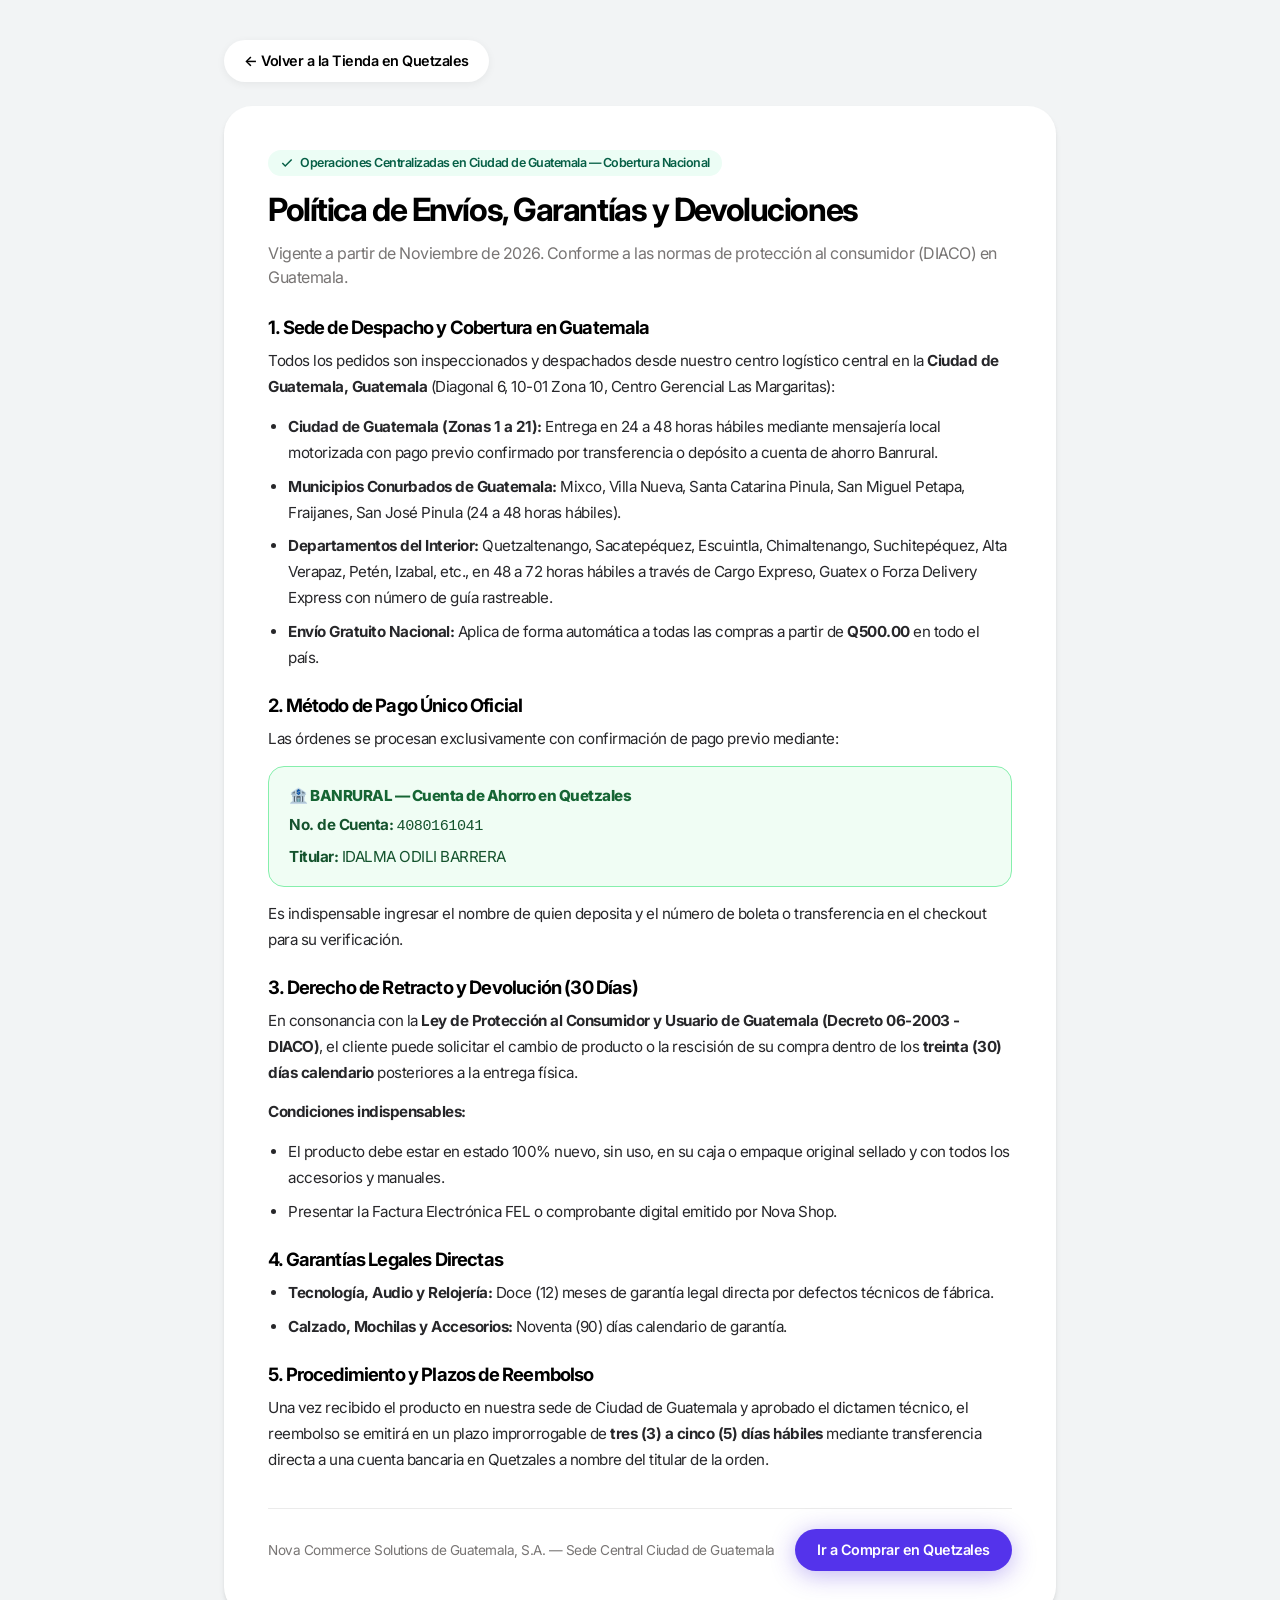
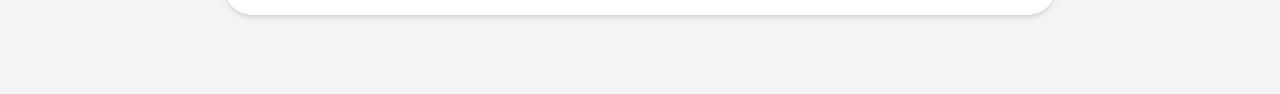
<file: envios-garantias.html>
<!DOCTYPE html>
<html lang="es">
<head>
  <meta charset="UTF-8" />
  <meta name="viewport" content="width=device-width, initial-scale=1.0" />
  <title>Política de Envíos, Garantías y Devoluciones (Guatemala) | Nova Shop</title>
  <link rel="preconnect" href="https://fonts.googleapis.com" />
  <link rel="preconnect" href="https://fonts.gstatic.com" crossorigin />
  <link href="https://fonts.googleapis.com/css2?family=Inter:wght@300;400;500;600;700;800&display=swap" rel="stylesheet" />
  <link rel="stylesheet" href="css/styles.css" />
  <style>
    .legal-page-container {
      max-width: 880px;
      margin: 40px auto 80px auto;
      padding: 0 24px;
    }
    .legal-card-wrap {
      background: var(--pure-white);
      border-radius: var(--radius-card);
      box-shadow: var(--elevation-card);
      padding: 44px;
    }
    .back-btn-pill {
      display: inline-flex;
      align-items: center;
      gap: 8px;
      padding: 10px 20px;
      border-radius: var(--radius-pill);
      background: var(--pure-white);
      box-shadow: var(--elevation-pill);
      font-weight: 600;
      font-size: 0.9rem;
      margin-bottom: 24px;
      transition: var(--transition-smooth);
    }
    .back-btn-pill:hover {
      transform: translateX(-4px);
      box-shadow: var(--elevation-pill-active);
    }
  </style>
</head>
<body style="background-color: var(--canvas-mist);">
  
  <div class="legal-page-container">
    <a href="index.html" class="back-btn-pill">
      &larr; Volver a la Tienda en Quetzales
    </a>

    <div class="legal-card-wrap">
      <div class="legal-badge-verified">
        <svg viewBox="0 0 24 24" fill="none" stroke="currentColor" stroke-width="2.5" width="14" height="14">
          <polyline points="20 6 9 17 4 12"></polyline>
        </svg>
        Operaciones Centralizadas en Ciudad de Guatemala — Cobertura Nacional
      </div>

      <h1 class="heading-section" style="margin-bottom: 12px;">Política de Envíos, Garantías y Devoluciones</h1>
      <p class="text-muted" style="margin-bottom: 28px;">
        Vigente a partir de Noviembre de 2026. Conforme a las normas de protección al consumidor (DIACO) en Guatemala.
      </p>

      <div class="legal-doc-content">
        <h3>1. Sede de Despacho y Cobertura en Guatemala</h3>
        <p>
          Todos los pedidos son inspeccionados y despachados desde nuestro centro logístico central en la 
          <strong>Ciudad de Guatemala, Guatemala</strong> (Diagonal 6, 10-01 Zona 10, Centro Gerencial Las Margaritas):
        </p>
        <ul>
          <li><strong>Ciudad de Guatemala (Zonas 1 a 21):</strong> Entrega en 24 a 48 horas hábiles mediante mensajería local motorizada con pago previo confirmado por transferencia o depósito a cuenta de ahorro Banrural.</li>
          <li><strong>Municipios Conurbados de Guatemala:</strong> Mixco, Villa Nueva, Santa Catarina Pinula, San Miguel Petapa, Fraijanes, San José Pinula (24 a 48 horas hábiles).</li>
          <li><strong>Departamentos del Interior:</strong> Quetzaltenango, Sacatepéquez, Escuintla, Chimaltenango, Suchitepéquez, Alta Verapaz, Petén, Izabal, etc., en 48 a 72 horas hábiles a través de Cargo Expreso, Guatex o Forza Delivery Express con número de guía rastreable.</li>
          <li><strong>Envío Gratuito Nacional:</strong> Aplica de forma automática a todas las compras a partir de <strong>Q500.00</strong> en todo el país.</li>
        </ul>

        <h3>2. Método de Pago Único Oficial</h3>
        <p>
          Las órdenes se procesan exclusivamente con confirmación de pago previo mediante:
        </p>
        <div style="background: #f0fdf4; border: 1.5px solid #86efac; border-radius: 16px; padding: 16px 20px; margin: 14px 0;">
          <p style="margin: 0 0 4px 0; font-weight: 800; color: #166534;">🏦 BANRURAL — Cuenta de Ahorro en Quetzales</p>
          <p style="margin: 0 0 4px 0; font-size: 0.95rem; color: #14532d;"><strong>No. de Cuenta:</strong> <code>4080161041</code></p>
          <p style="margin: 0; font-size: 0.95rem; color: #14532d;"><strong>Titular:</strong> IDALMA ODILI BARRERA</p>
        </div>
        <p>
          Es indispensable ingresar el nombre de quien deposita y el número de boleta o transferencia en el checkout para su verificación.
        </p>

        <h3>3. Derecho de Retracto y Devolución (30 Días)</h3>
        <p>
          En consonancia con la <strong>Ley de Protección al Consumidor y Usuario de Guatemala (Decreto 06-2003 - DIACO)</strong>, 
          el cliente puede solicitar el cambio de producto o la rescisión de su compra dentro de los 
          <strong>treinta (30) días calendario</strong> posteriores a la entrega física.
        </p>
        <p><strong>Condiciones indispensables:</strong></p>
        <ul>
          <li>El producto debe estar en estado 100% nuevo, sin uso, en su caja o empaque original sellado y con todos los accesorios y manuales.</li>
          <li>Presentar la Factura Electrónica FEL o comprobante digital emitido por Nova Shop.</li>
        </ul>

        <h3>4. Garantías Legales Directas</h3>
        <ul>
          <li><strong>Tecnología, Audio y Relojería:</strong> Doce (12) meses de garantía legal directa por defectos técnicos de fábrica.</li>
          <li><strong>Calzado, Mochilas y Accesorios:</strong> Noventa (90) días calendario de garantía.</li>
        </ul>

        <h3>5. Procedimiento y Plazos de Reembolso</h3>
        <p>
          Una vez recibido el producto en nuestra sede de Ciudad de Guatemala y aprobado el dictamen técnico, el reembolso 
          se emitirá en un plazo improrrogable de <strong>tres (3) a cinco (5) días hábiles</strong> mediante transferencia directa a una 
          cuenta bancaria en Quetzales a nombre del titular de la orden.
        </p>
      </div>

      <div style="margin-top: 36px; padding-top: 20px; border-top: 1px solid var(--faint-border); display: flex; justify-content: space-between; align-items: center; flex-wrap: wrap; gap: 12px;">
        <span class="text-muted" style="font-size: 0.85rem;">Nova Commerce Solutions de Guatemala, S.A. — Sede Central Ciudad de Guatemala</span>
        <a href="index.html" class="btn-primary-shop" style="width: auto; padding: 10px 22px;">Ir a Comprar en Quetzales</a>
      </div>
    </div>
  </div>

</body>
</html>
</file>
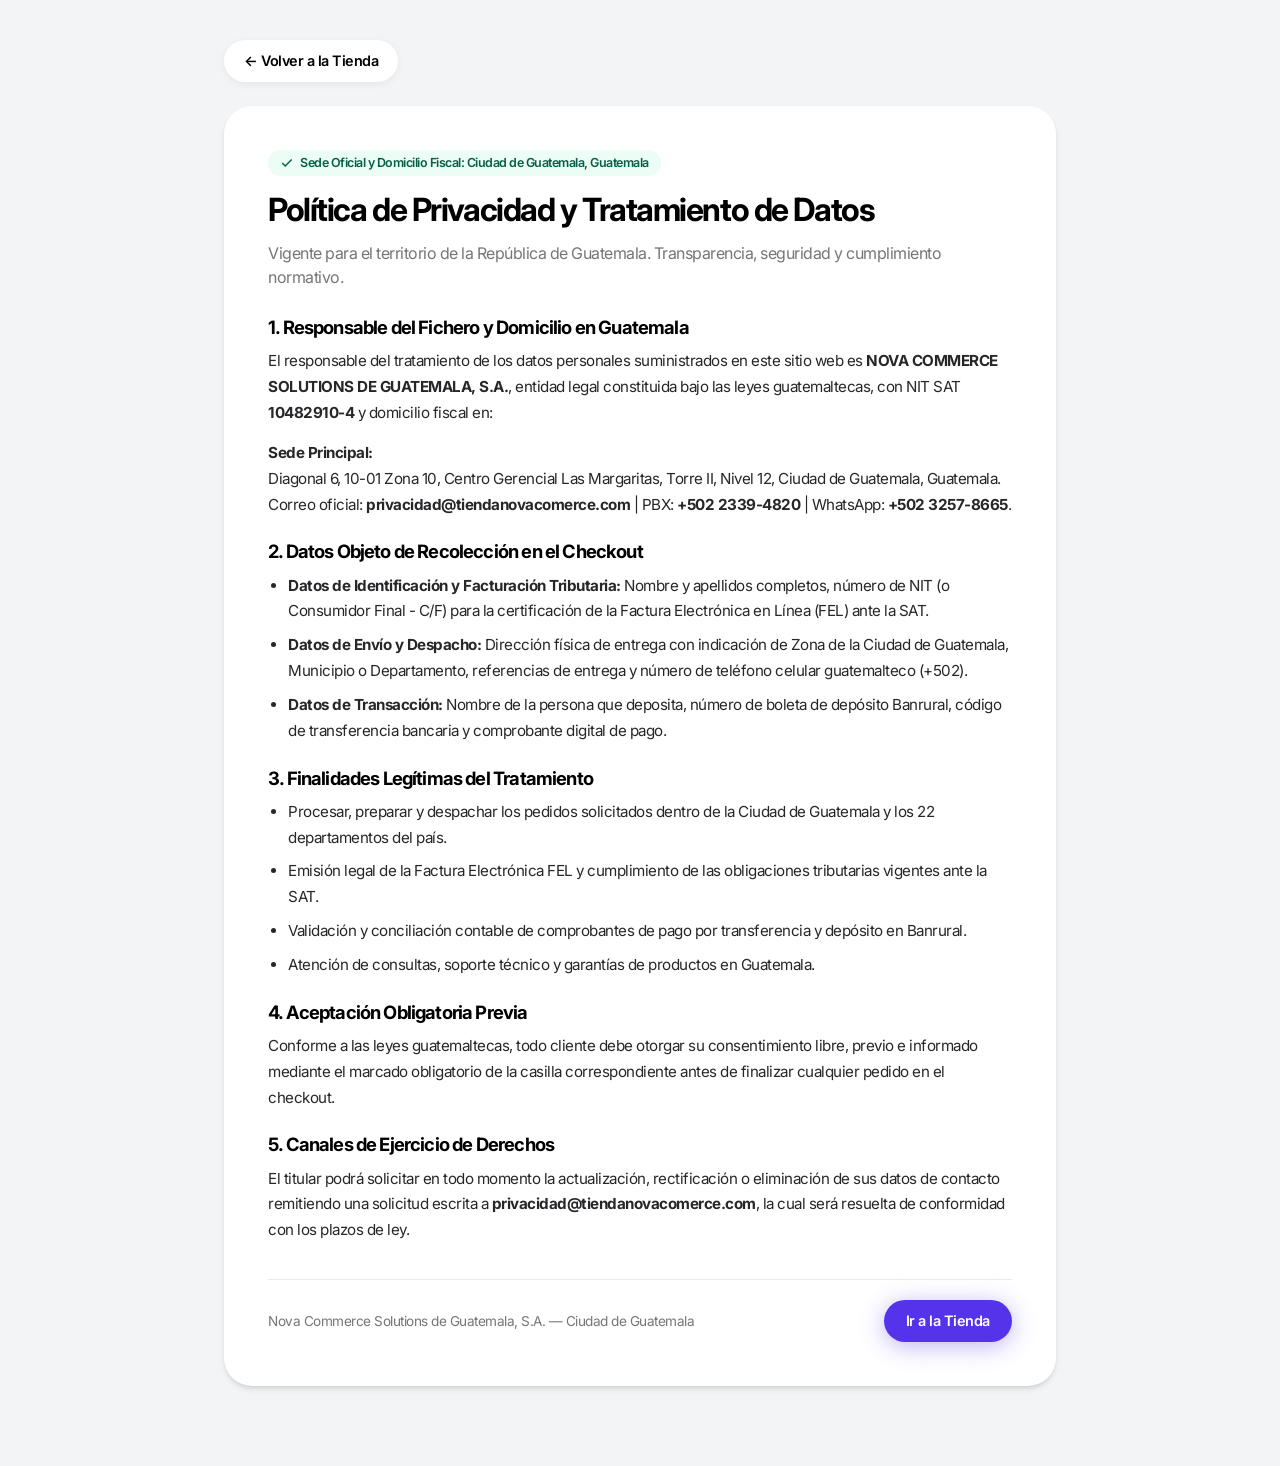
<file: privacidad.html>
<!DOCTYPE html>
<html lang="es">
<head>
  <meta charset="UTF-8" />
  <meta name="viewport" content="width=device-width, initial-scale=1.0" />
  <title>Política de Privacidad y Datos Personales (Guatemala) | Nova Shop</title>
  <link rel="preconnect" href="https://fonts.googleapis.com" />
  <link rel="preconnect" href="https://fonts.gstatic.com" crossorigin />
  <link href="https://fonts.googleapis.com/css2?family=Inter:wght@300;400;500;600;700;800&display=swap" rel="stylesheet" />
  <link rel="stylesheet" href="css/styles.css" />
  <style>
    .legal-page-container {
      max-width: 880px;
      margin: 40px auto 80px auto;
      padding: 0 24px;
    }
    .legal-card-wrap {
      background: var(--pure-white);
      border-radius: var(--radius-card);
      box-shadow: var(--elevation-card);
      padding: 44px;
    }
    .back-btn-pill {
      display: inline-flex;
      align-items: center;
      gap: 8px;
      padding: 10px 20px;
      border-radius: var(--radius-pill);
      background: var(--pure-white);
      box-shadow: var(--elevation-pill);
      font-weight: 600;
      font-size: 0.9rem;
      margin-bottom: 24px;
      transition: var(--transition-smooth);
    }
    .back-btn-pill:hover {
      transform: translateX(-4px);
      box-shadow: var(--elevation-pill-active);
    }
  </style>
</head>
<body style="background-color: var(--canvas-mist);">
  
  <div class="legal-page-container">
    <a href="index.html" class="back-btn-pill">
      &larr; Volver a la Tienda
    </a>

    <div class="legal-card-wrap">
      <div class="legal-badge-verified">
        <svg viewBox="0 0 24 24" fill="none" stroke="currentColor" stroke-width="2.5" width="14" height="14">
          <polyline points="20 6 9 17 4 12"></polyline>
        </svg>
        Sede Oficial y Domicilio Fiscal: Ciudad de Guatemala, Guatemala
      </div>

      <h1 class="heading-section" style="margin-bottom: 12px;">Política de Privacidad y Tratamiento de Datos</h1>
      <p class="text-muted" style="margin-bottom: 28px;">
        Vigente para el territorio de la República de Guatemala. Transparencia, seguridad y cumplimiento normativo.
      </p>

      <div class="legal-doc-content">
        <h3>1. Responsable del Fichero y Domicilio en Guatemala</h3>
        <p>
          El responsable del tratamiento de los datos personales suministrados en este sitio web es 
          <strong>NOVA COMMERCE SOLUTIONS DE GUATEMALA, S.A.</strong>, entidad legal constituida bajo las leyes guatemaltecas, 
          con NIT SAT <strong>10482910-4</strong> y domicilio fiscal en:
        </p>
        <p>
          <strong>Sede Principal:</strong><br />
          Diagonal 6, 10-01 Zona 10, Centro Gerencial Las Margaritas, Torre II, Nivel 12, Ciudad de Guatemala, Guatemala.<br />
          Correo oficial: <strong>privacidad@tiendanovacomerce.com</strong> | PBX: <strong>+502 2339-4820</strong> | WhatsApp: <strong>+502 3257-8665</strong>.
        </p>

        <h3>2. Datos Objeto de Recolección en el Checkout</h3>
        <ul>
          <li><strong>Datos de Identificación y Facturación Tributaria:</strong> Nombre y apellidos completos, número de NIT (o Consumidor Final - C/F) para la certificación de la Factura Electrónica en Línea (FEL) ante la SAT.</li>
          <li><strong>Datos de Envío y Despacho:</strong> Dirección física de entrega con indicación de Zona de la Ciudad de Guatemala, Municipio o Departamento, referencias de entrega y número de teléfono celular guatemalteco (+502).</li>
          <li><strong>Datos de Transacción:</strong> Nombre de la persona que deposita, número de boleta de depósito Banrural, código de transferencia bancaria y comprobante digital de pago.</li>
        </ul>

        <h3>3. Finalidades Legítimas del Tratamiento</h3>
        <ul>
          <li>Procesar, preparar y despachar los pedidos solicitados dentro de la Ciudad de Guatemala y los 22 departamentos del país.</li>
          <li>Emisión legal de la Factura Electrónica FEL y cumplimiento de las obligaciones tributarias vigentes ante la SAT.</li>
          <li>Validación y conciliación contable de comprobantes de pago por transferencia y depósito en Banrural.</li>
          <li>Atención de consultas, soporte técnico y garantías de productos en Guatemala.</li>
        </ul>

        <h3>4. Aceptación Obligatoria Previa</h3>
        <p>
          Conforme a las leyes guatemaltecas, todo cliente debe otorgar su consentimiento libre, previo e informado mediante el 
          marcado obligatorio de la casilla correspondiente antes de finalizar cualquier pedido en el checkout.
        </p>

        <h3>5. Canales de Ejercicio de Derechos</h3>
        <p>
          El titular podrá solicitar en todo momento la actualización, rectificación o eliminación de sus datos de contacto remitiendo 
          una solicitud escrita a <strong>privacidad@tiendanovacomerce.com</strong>, la cual será resuelta de conformidad con los 
          plazos de ley.
        </p>
      </div>

      <div style="margin-top: 36px; padding-top: 20px; border-top: 1px solid var(--faint-border); display: flex; justify-content: space-between; align-items: center; flex-wrap: wrap; gap: 12px;">
        <span class="text-muted" style="font-size: 0.85rem;">Nova Commerce Solutions de Guatemala, S.A. — Ciudad de Guatemala</span>
        <a href="index.html" class="btn-primary-shop" style="width: auto; padding: 10px 22px;">Ir a la Tienda</a>
      </div>
    </div>
  </div>

</body>
</html>
</file>
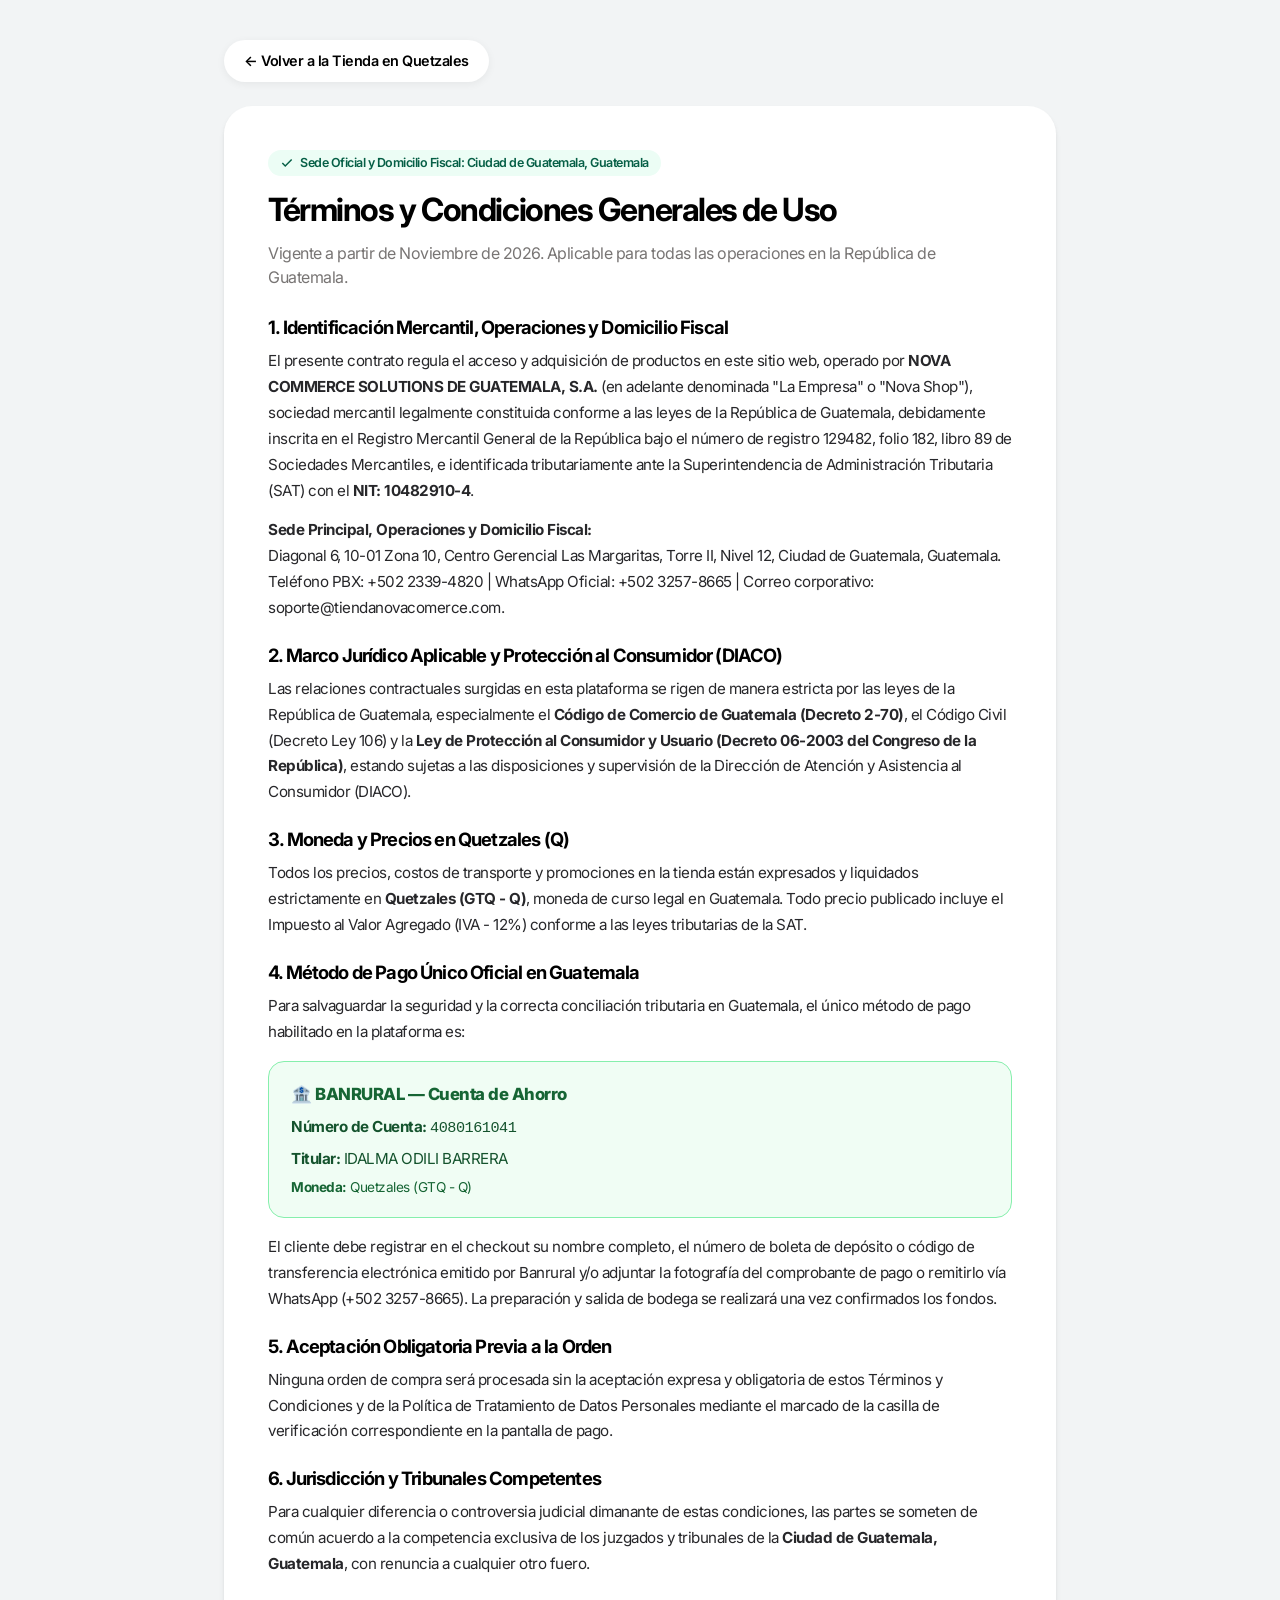
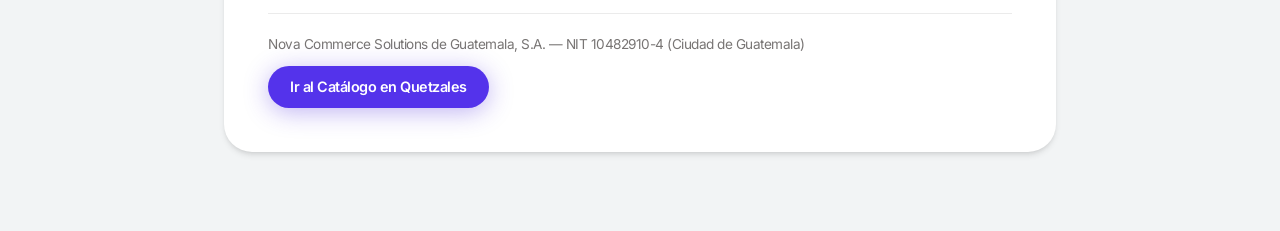
<file: terminos.html>
<!DOCTYPE html>
<html lang="es">
<head>
  <meta charset="UTF-8" />
  <meta name="viewport" content="width=device-width, initial-scale=1.0" />
  <title>Términos y Condiciones de Uso (Guatemala) | Nova Shop</title>
  <link rel="preconnect" href="https://fonts.googleapis.com" />
  <link rel="preconnect" href="https://fonts.gstatic.com" crossorigin />
  <link href="https://fonts.googleapis.com/css2?family=Inter:wght@300;400;500;600;700;800&display=swap" rel="stylesheet" />
  <link rel="stylesheet" href="css/styles.css" />
  <style>
    .legal-page-container {
      max-width: 880px;
      margin: 40px auto 80px auto;
      padding: 0 24px;
    }
    .legal-card-wrap {
      background: var(--pure-white);
      border-radius: var(--radius-card);
      box-shadow: var(--elevation-card);
      padding: 44px;
    }
    .back-btn-pill {
      display: inline-flex;
      align-items: center;
      gap: 8px;
      padding: 10px 20px;
      border-radius: var(--radius-pill);
      background: var(--pure-white);
      box-shadow: var(--elevation-pill);
      font-weight: 600;
      font-size: 0.9rem;
      margin-bottom: 24px;
      transition: var(--transition-smooth);
    }
    .back-btn-pill:hover {
      transform: translateX(-4px);
      box-shadow: var(--elevation-pill-active);
    }
  </style>
</head>
<body style="background-color: var(--canvas-mist);">
  
  <div class="legal-page-container">
    <a href="index.html" class="back-btn-pill">
      &larr; Volver a la Tienda en Quetzales
    </a>

    <div class="legal-card-wrap">
      <div class="legal-badge-verified">
        <svg viewBox="0 0 24 24" fill="none" stroke="currentColor" stroke-width="2.5" width="14" height="14">
          <polyline points="20 6 9 17 4 12"></polyline>
        </svg>
        Sede Oficial y Domicilio Fiscal: Ciudad de Guatemala, Guatemala
      </div>

      <h1 class="heading-section" style="margin-bottom: 12px;">Términos y Condiciones Generales de Uso</h1>
      <p class="text-muted" style="margin-bottom: 28px;">
        Vigente a partir de Noviembre de 2026. Aplicable para todas las operaciones en la República de Guatemala.
      </p>

      <div class="legal-doc-content">
        <h3>1. Identificación Mercantil, Operaciones y Domicilio Fiscal</h3>
        <p>
          El presente contrato regula el acceso y adquisición de productos en este sitio web, operado por 
          <strong>NOVA COMMERCE SOLUTIONS DE GUATEMALA, S.A.</strong> (en adelante denominada "La Empresa" o "Nova Shop"), 
          sociedad mercantil legalmente constituida conforme a las leyes de la República de Guatemala, debidamente inscrita en el 
          Registro Mercantil General de la República bajo el número de registro 129482, folio 182, libro 89 de Sociedades Mercantiles, 
          e identificada tributariamente ante la Superintendencia de Administración Tributaria (SAT) con el 
          <strong>NIT: 10482910-4</strong>.
        </p>
        <p>
          <strong>Sede Principal, Operaciones y Domicilio Fiscal:</strong><br />
          Diagonal 6, 10-01 Zona 10, Centro Gerencial Las Margaritas, Torre II, Nivel 12, Ciudad de Guatemala, Guatemala.<br />
          Teléfono PBX: +502 2339-4820 | WhatsApp Oficial: +502 3257-8665 | Correo corporativo: soporte@tiendanovacomerce.com.
        </p>

        <h3>2. Marco Jurídico Aplicable y Protección al Consumidor (DIACO)</h3>
        <p>
          Las relaciones contractuales surgidas en esta plataforma se rigen de manera estricta por las leyes de la República de Guatemala, 
          especialmente el <strong>Código de Comercio de Guatemala (Decreto 2-70)</strong>, el Código Civil (Decreto Ley 106) y la 
          <strong>Ley de Protección al Consumidor y Usuario (Decreto 06-2003 del Congreso de la República)</strong>, estando sujetas a las 
          disposiciones y supervisión de la Dirección de Atención y Asistencia al Consumidor (DIACO).
        </p>

        <h3>3. Moneda y Precios en Quetzales (Q)</h3>
        <p>
          Todos los precios, costos de transporte y promociones en la tienda están expresados y liquidados estrictamente en 
          <strong>Quetzales (GTQ - Q)</strong>, moneda de curso legal en Guatemala. Todo precio publicado incluye el 
          Impuesto al Valor Agregado (IVA - 12%) conforme a las leyes tributarias de la SAT.
        </p>

        <h3>4. Método de Pago Único Oficial en Guatemala</h3>
        <p>
          Para salvaguardar la seguridad y la correcta conciliación tributaria en Guatemala, el único método de pago habilitado en la plataforma es:
        </p>
        <div style="background: #f0fdf4; border: 1.5px solid #86efac; border-radius: 16px; padding: 18px 22px; margin: 16px 0;">
          <p style="margin: 0 0 6px 0; font-weight: 800; color: #166534; font-size: 1.05rem;">🏦 BANRURAL — Cuenta de Ahorro</p>
          <p style="margin: 0 0 4px 0; font-size: 0.95rem; color: #14532d;"><strong>Número de Cuenta:</strong> <code>4080161041</code></p>
          <p style="margin: 0 0 4px 0; font-size: 0.95rem; color: #14532d;"><strong>Titular:</strong> IDALMA ODILI BARRERA</p>
          <p style="margin: 0; font-size: 0.85rem; color: #166534;"><strong>Moneda:</strong> Quetzales (GTQ - Q)</p>
        </div>
        <p>
          El cliente debe registrar en el checkout su nombre completo, el número de boleta de depósito o código de transferencia electrónica emitido por Banrural y/o adjuntar la fotografía del comprobante de pago o remitirlo vía WhatsApp (+502 3257-8665). La preparación y salida de bodega se realizará una vez confirmados los fondos.
        </p>

        <h3>5. Aceptación Obligatoria Previa a la Orden</h3>
        <p>
          Ninguna orden de compra será procesada sin la aceptación expresa y obligatoria de estos Términos y Condiciones y de la 
          Política de Tratamiento de Datos Personales mediante el marcado de la casilla de verificación correspondiente en la pantalla de pago.
        </p>

        <h3>6. Jurisdicción y Tribunales Competentes</h3>
        <p>
          Para cualquier diferencia o controversia judicial dimanante de estas condiciones, las partes se someten de común acuerdo a la 
          competencia exclusiva de los juzgados y tribunales de la <strong>Ciudad de Guatemala, Guatemala</strong>, con renuncia a cualquier otro fuero.
        </p>
      </div>

      <div style="margin-top: 36px; padding-top: 20px; border-top: 1px solid var(--faint-border); display: flex; justify-content: space-between; align-items: center; flex-wrap: wrap; gap: 12px;">
        <span class="text-muted" style="font-size: 0.85rem;">Nova Commerce Solutions de Guatemala, S.A. — NIT 10482910-4 (Ciudad de Guatemala)</span>
        <a href="index.html" class="btn-primary-shop" style="width: auto; padding: 10px 22px;">Ir al Catálogo en Quetzales</a>
      </div>
    </div>
  </div>

</body>
</html>
</file>
<file: css/styles.css>
/* ==========================================================================
   SISTEMA DE DISEÑO Y TOKENS "SHOP STYLE REFERENCE"
   ========================================================================== */

:root {
  /* Paleta de Colores Oficial "Shop" */
  --canvas-mist: #f2f4f5;
  --pure-white: #ffffff;
  --ink-black: #000000;
  --muted-gray: #787574;
  --faint-border: #ebebeb;
  
  /* Color de Acento Único (Acciones Principales / Submit) */
  --shop-violet: #5433eb;
  --shop-violet-hover: #4524db;
  --shop-violet-tinted-shadow: rgba(69, 36, 219, 0.34) 0px 4px 24px 0px;
  --shop-violet-tinted-shadow-hover: rgba(69, 36, 219, 0.48) 0px 8px 30px 0px;
  
  /* Colores de Apoyo y Estados */
  --star-gold: #ffb703;
  --badge-emerald: #10b981;
  --badge-emerald-bg: #ecfdf5;
  --badge-rose: #f43f5e;
  --badge-rose-bg: #fff1f2;
  --badge-dark: #111111;
  --badge-dark-bg: #f4f4f5;
  
  /* Bordes y Formas (Border Radius) */
  --radius-card: 28px;
  --radius-card-inner-img: 20px;
  --radius-pill: 9999px;
  --radius-modal: 28px;
  --radius-drawer: 28px;
  
  /* Sombras y Elevaciones (Elevation) */
  --elevation-card: rgba(0, 0, 0, 0.1) 0px 4px 6px -1px, rgba(0, 0, 0, 0.1) 0px 2px 4px -2px;
  --elevation-card-hover: rgba(0, 0, 0, 0.12) 0px 14px 28px -4px, rgba(0, 0, 0, 0.08) 0px 8px 12px -3px;
  --elevation-pill: rgba(0, 0, 0, 0.06) 0px 2px 8px 0px;
  --elevation-pill-active: rgba(0, 0, 0, 0.1) 0px 3px 12px 0px;
  --elevation-floating-bar: rgba(0, 0, 0, 0.08) 0px 8px 30px -4px;
  --elevation-modal: rgba(0, 0, 0, 0.22) 0px 24px 60px -12px;
  
  /* Tipografía & Espaciado Negativo */
  --font-family: 'Inter', -apple-system, BlinkMacSystemFont, "Segoe UI", Roboto, Helvetica, Arial, sans-serif;
  --tracking-tight: -0.031em;
  --tracking-tighter: -0.045em;
  --tracking-display: -0.05em;
  
  /* Dimensiones de Maquetación */
  --nav-rail-width: 68px;
  --header-height: 76px;
  --max-content-width: 1400px;
  --transition-smooth: all 0.25s cubic-bezier(0.16, 1, 0.3, 1);
}

/* ==========================================================================
   RESET & BASE STYLES
   ========================================================================== */

*, *::before, *::after {
  box-sizing: border-box;
  margin: 0;
  padding: 0;
  -webkit-font-smoothing: antialiased;
  -moz-osx-font-smoothing: grayscale;
}

html {
  font-size: 16px;
  scroll-behavior: smooth;
}

body {
  font-family: var(--font-family);
  background-color: var(--canvas-mist);
  color: var(--ink-black);
  letter-spacing: var(--tracking-tight);
  line-height: 1.5;
  min-height: 100vh;
  overflow-x: hidden;
  -webkit-text-size-adjust: 100%;
  text-size-adjust: 100%;
}

/* clip no crea contenedor de scroll (mantiene sticky) y evita el paneo lateral en iOS */
@supports (overflow: clip) {
  html, body { overflow-x: clip; }
}

video, iframe, canvas {
  max-width: 100%;
}

::selection {
  background: rgba(84, 51, 235, 0.18);
}

img {
  max-width: 100%;
  height: auto;
  display: block;
}

button {
  font-family: inherit;
  border: none;
  background: none;
  cursor: pointer;
  outline: none;
  letter-spacing: var(--tracking-tight);
}

input, textarea, select {
  font-family: inherit;
  letter-spacing: var(--tracking-tight);
}

a {
  color: inherit;
  text-decoration: none;
}

/* Focus accesibility */
:focus-visible {
  outline: 2px solid var(--shop-violet);
  outline-offset: 3px;
}

/* ==========================================================================
   TYPOGRAPHY HIERARCHY (Negative letter-spacing)
   ========================================================================== */

h1, h2, h3, h4, h5, h6 {
  color: var(--ink-black);
  letter-spacing: var(--tracking-tighter);
  font-weight: 700;
  line-height: 1.15;
  text-wrap: balance;
}

.heading-display {
  font-size: clamp(2rem, 4vw, 3.25rem);
  letter-spacing: var(--tracking-display);
  font-weight: 800;
}

.heading-section {
  font-size: clamp(1.5rem, 2.5vw, 2rem);
  letter-spacing: var(--tracking-tighter);
  font-weight: 700;
}

.text-muted {
  color: var(--muted-gray);
}

.text-semibold {
  font-weight: 600;
}

/* ==========================================================================
   LAYOUT STRUCTURE (Sidebar Rail + Main Content Canvas)
   ========================================================================== */

.app-layout {
  display: flex;
  min-height: 100vh;
  width: 100%;
  position: relative;
}

/* Sidebar Nav Rail: Persistent left ~64px on white background with centered 24px icons */
.nav-rail {
  position: fixed;
  top: 0;
  left: 0;
  bottom: 0;
  width: var(--nav-rail-width);
  background-color: var(--pure-white);
  border-right: 1px solid var(--faint-border);
  display: flex;
  flex-direction: column;
  align-items: center;
  padding: 18px 0;
  z-index: 90;
  transition: var(--transition-smooth);
}

.nav-rail-brand {
  display: flex;
  align-items: center;
  justify-content: center;
  width: 44px;
  height: 44px;
  border-radius: var(--radius-pill);
  background-color: var(--ink-black);
  color: var(--pure-white);
  margin-bottom: 28px;
  transition: transform 0.2s ease;
}

.nav-rail-brand:hover {
  transform: scale(1.06);
}

.nav-rail-menu {
  display: flex;
  flex-direction: column;
  gap: 12px;
  width: 100%;
  align-items: center;
  list-style: none;
  flex-grow: 1;
}

.nav-rail-item {
  width: 100%;
  display: flex;
  justify-content: center;
}

.nav-rail-link {
  display: flex;
  align-items: center;
  justify-content: center;
  width: 48px;
  height: 48px;
  border-radius: var(--radius-pill);
  color: var(--muted-gray);
  transition: var(--transition-smooth);
  position: relative;
}

.nav-rail-link svg {
  width: 24px;
  height: 24px;
  stroke-width: 2;
  transition: color 0.2s ease;
}

.nav-rail-link:hover {
  color: var(--ink-black);
  background-color: var(--canvas-mist);
}

/* Active State: fondo #f2f4f5 */
.nav-rail-link.active {
  background-color: var(--canvas-mist);
  color: var(--shop-violet);
  font-weight: 700;
}

.nav-rail-link.active::before {
  content: '';
  position: absolute;
  left: 0;
  width: 4px;
  height: 24px;
  border-radius: 0 4px 4px 0;
  background-color: var(--shop-violet);
}

.nav-rail-footer {
  display: flex;
  flex-direction: column;
  gap: 12px;
  align-items: center;
}

/* Tooltip for nav rail items */
.nav-rail-link[data-tooltip]::after {
  content: attr(data-tooltip);
  position: absolute;
  left: calc(100% + 10px);
  background: var(--ink-black);
  color: var(--pure-white);
  font-size: 0.75rem;
  font-weight: 500;
  padding: 6px 12px;
  border-radius: var(--radius-pill);
  white-space: nowrap;
  pointer-events: none;
  opacity: 0;
  transform: translateX(-6px);
  transition: opacity 0.2s ease, transform 0.2s ease;
  z-index: 100;
  box-shadow: var(--elevation-pill);
}

.nav-rail-link:hover[data-tooltip]::after {
  opacity: 1;
  transform: translateX(0);
}

/* Main Canvas Content */
.main-wrapper {
  flex: 1;
  margin-left: var(--nav-rail-width);
  min-height: 100vh;
  display: flex;
  flex-direction: column;
  width: calc(100% - var(--nav-rail-width));
  min-width: 0;
}

.content-container {
  max-width: var(--max-content-width);
  margin: 0 auto;
  padding: 0 28px;
  width: 100%;
}

/* ==========================================================================
   HEADER & FLOATING SEARCH HERO
   ========================================================================== */

.top-header {
  position: sticky;
  top: 0;
  z-index: 80;
  background: rgba(242, 244, 245, 0.88);
  backdrop-filter: blur(14px);
  -webkit-backdrop-filter: blur(14px);
  padding: 16px 0;
  border-bottom: 1px solid rgba(235, 235, 235, 0.7);
}

.top-header-inner {
  display: flex;
  align-items: center;
  justify-content: space-between;
  gap: 20px;
}

.brand-mobile-toggle {
  display: none;
  align-items: center;
  gap: 12px;
}


.brand-accent {
  color: var(--shop-violet);
}

/* Marca: isotipo "N" + nombre (Flexbox) */
.brand-logo-link {
  display: inline-flex;
  align-items: center;
  gap: 10px;
  flex-shrink: 0;
  min-width: 0;
}

.site-logo {
  height: 40px;
  width: auto;
  object-fit: contain;
  border-radius: 10px;
  flex-shrink: 0;
}

.brand-text {
  font-size: 1.2rem;
  font-weight: 700;
  line-height: 1.1;
  letter-spacing: -0.025em;
  color: #17142b;
  white-space: nowrap;
}

/* Search Hero Bar (Floating Pill Shape 9999px) */
.search-hero-wrapper {
  flex: 1;
  max-width: 680px;
  position: relative;
}

.search-pill-form {
  position: relative;
  display: flex;
  align-items: center;
  background-color: var(--pure-white);
  border-radius: var(--radius-pill);
  box-shadow: var(--elevation-floating-bar);
  padding: 6px 8px 6px 22px;
  border: 1px solid var(--pure-white);
  transition: var(--transition-smooth);
}

.search-pill-form:focus-within {
  border-color: rgba(84, 51, 235, 0.3);
  box-shadow: 0 10px 32px -4px rgba(84, 51, 235, 0.15), var(--elevation-floating-bar);
}

.search-icon-prefix {
  color: var(--muted-gray);
  margin-right: 12px;
  display: flex;
  align-items: center;
}

.search-input {
  flex: 1;
  min-width: 0;
  width: 100%;
  border: none;
  background: transparent;
  font-size: 0.98rem;
  color: var(--ink-black);
  outline: none;
  letter-spacing: var(--tracking-tight);
}

.search-input::placeholder {
  color: var(--muted-gray);
  font-weight: 400;
}

.search-clear-btn {
  display: none;
  padding: 6px;
  color: var(--muted-gray);
  border-radius: var(--radius-pill);
  transition: color 0.15s ease;
}

.search-clear-btn.visible {
  display: flex;
}

.search-clear-btn:hover {
  color: var(--ink-black);
}

/* Circular submit button on the right in #5433eb with white icon */
.search-submit-btn {
  width: 44px;
  height: 44px;
  border-radius: var(--radius-pill);
  background-color: var(--shop-violet);
  color: var(--pure-white);
  display: flex;
  align-items: center;
  justify-content: center;
  box-shadow: var(--shop-violet-tinted-shadow);
  transition: var(--transition-smooth);
  flex-shrink: 0;
  margin-left: 8px;
}

.search-submit-btn:hover {
  background-color: var(--shop-violet-hover);
  box-shadow: var(--shop-violet-tinted-shadow-hover);
  transform: scale(1.04);
}

.search-submit-btn svg {
  width: 20px;
  height: 20px;
  stroke-width: 2.5;
}

/* Header Action Pills */
.header-actions {
  display: flex;
  align-items: center;
  gap: 12px;
}

.action-pill-btn {
  display: inline-flex;
  align-items: center;
  gap: 8px;
  padding: 10px 18px;
  border-radius: var(--radius-pill);
  background-color: var(--pure-white);
  color: var(--ink-black);
  font-size: 0.88rem;
  font-weight: 600;
  box-shadow: var(--elevation-pill);
  transition: var(--transition-smooth);
  position: relative;
}

.action-pill-btn:hover {
  box-shadow: var(--elevation-pill-active);
  transform: translateY(-1px);
}

.action-pill-btn svg {
  width: 18px;
  height: 18px;
  stroke-width: 2;
}

.cart-counter-badge {
  background-color: var(--shop-violet);
  color: var(--pure-white);
  font-size: 0.72rem;
  font-weight: 700;
  padding: 2px 7px;
  border-radius: var(--radius-pill);
  min-width: 20px;
  text-align: center;
  line-height: 1.3;
}

/* ==========================================================================
   HERO BANNER & CATEGORY PILLS BAR
   ========================================================================== */

.hero-banner-section {
  padding: 24px 0 16px 0;
}

.hero-banner-card {
  background: linear-gradient(135deg, #09090b 0%, #1f1f2e 50%, #2e1d6b 100%);
  border-radius: var(--radius-card);
  padding: 38px 44px;
  color: var(--pure-white);
  display: flex;
  align-items: center;
  justify-content: space-between;
  position: relative;
  overflow: hidden;
  box-shadow: var(--elevation-card);
}

.hero-banner-card::after {
  content: '';
  position: absolute;
  right: -80px;
  top: -80px;
  width: 320px;
  height: 320px;
  background: radial-gradient(circle, rgba(84, 51, 235, 0.45) 0%, rgba(84, 51, 235, 0) 70%);
  border-radius: 50%;
  pointer-events: none;
}

.hero-content {
  max-width: 580px;
  min-width: 0;
  z-index: 2;
}

.hero-badge-pill {
  display: inline-flex;
  align-items: center;
  gap: 6px;
  background: rgba(255, 255, 255, 0.12);
  backdrop-filter: blur(10px);
  padding: 6px 14px;
  border-radius: var(--radius-pill);
  font-size: 0.78rem;
  font-weight: 600;
  letter-spacing: 0.04em;
  text-transform: uppercase;
  margin-bottom: 14px;
  border: 1px solid rgba(255, 255, 255, 0.15);
}

.hero-title {
  font-size: clamp(1.8rem, 3.2vw, 2.75rem);
  font-weight: 800;
  letter-spacing: var(--tracking-display);
  line-height: 1.1;
  margin-bottom: 12px;
  color: var(--pure-white);
}

.hero-description {
  font-size: 1.02rem;
  color: rgba(255, 255, 255, 0.82);
  margin-bottom: 24px;
  line-height: 1.5;
}

.hero-cta-group {
  display: flex;
  align-items: center;
  gap: 14px;
  flex-wrap: wrap;
}

/* Category Filters Bar (Pills with elevation 0px 2px 8px) */
.categories-bar-section {
  padding: 16px 0 28px 0;
}

.categories-bar-container {
  display: flex;
  align-items: center;
  gap: 10px;
  overflow-x: auto;
  padding: 6px 2px 14px 2px;
  scrollbar-width: none;
  -ms-overflow-style: none;
}

.categories-bar-container::-webkit-scrollbar {
  display: none;
}

.category-pill {
  display: inline-flex;
  align-items: center;
  gap: 8px;
  padding: 10px 20px;
  border-radius: var(--radius-pill);
  background-color: var(--pure-white);
  color: var(--ink-black);
  font-size: 0.9rem;
  font-weight: 600;
  box-shadow: var(--elevation-pill);
  white-space: nowrap;
  transition: var(--transition-smooth);
  border: 1px solid transparent;
  flex-shrink: 0;
}

.category-pill:hover {
  transform: translateY(-1px);
  box-shadow: var(--elevation-pill-active);
}

.category-pill.active {
  background-color: var(--ink-black);
  color: var(--pure-white);
  box-shadow: 0 4px 14px rgba(0, 0, 0, 0.2);
}

.category-pill svg {
  width: 17px;
  height: 17px;
  stroke-width: 2;
}

/* Filter & Sorting Controls Header */
.catalog-header-bar {
  display: flex;
  align-items: center;
  justify-content: space-between;
  margin-bottom: 22px;
  flex-wrap: wrap;
  gap: 14px;
}

.catalog-title-wrap {
  display: flex;
  flex-wrap: wrap;
  align-items: baseline;
  gap: 12px;
}

.catalog-count-pill {
  background: var(--pure-white);
  color: var(--muted-gray);
  padding: 4px 12px;
  border-radius: var(--radius-pill);
  font-size: 0.8rem;
  font-weight: 600;
  box-shadow: var(--elevation-pill);
}

.catalog-sort-select-pill {
  display: inline-flex;
  align-items: center;
  background-color: var(--pure-white);
  border-radius: var(--radius-pill);
  box-shadow: var(--elevation-pill);
  padding: 8px 16px;
  font-size: 0.88rem;
  font-weight: 600;
  color: var(--ink-black);
  border: 1px solid transparent;
}

.catalog-sort-select {
  border: none;
  background: transparent;
  font-family: inherit;
  font-weight: 600;
  font-size: 0.88rem;
  color: var(--ink-black);
  outline: none;
  cursor: pointer;
  margin-left: 6px;
}

/* ==========================================================================
   CATÁLOGO EN CUADRÍCULA FLOTANTE (Tarjetas Estilo "Shop")
   ========================================================================== */

.catalog-grid {
  display: grid;
  grid-template-columns: repeat(auto-fill, minmax(min(100%, 290px), 1fr));
  gap: 28px;
  margin-bottom: 60px;
}

/* Tarjeta de Producto: 28px radio, flotante sobre lienzo #f2f4f5, sin bordes visibles */
.product-card {
  background-color: var(--pure-white);
  border-radius: var(--radius-card);
  box-shadow: var(--elevation-card);
  padding: 16px;
  display: flex;
  flex-direction: column;
  transition: var(--transition-smooth);
  position: relative;
  overflow: hidden;
  min-width: 0;
  border: 1px solid rgba(0, 0, 0, 0.04);
}

.product-card:hover {
  transform: translateY(-5px);
  box-shadow: var(--elevation-card-hover);
}

/* Imagen de producto (1:1) con radio interno de 20px manteniendo el marco blanco característico */
.product-image-container {
  position: relative;
  width: 100%;
  aspect-ratio: 1 / 1;
  border-radius: var(--radius-card-inner-img);
  overflow: hidden;
  background-color: #f7f8f9;
  margin-bottom: 14px;
}

.product-image {
  width: 100%;
  height: 100%;
  object-fit: cover;
  transition: transform 0.4s cubic-bezier(0.16, 1, 0.3, 1);
}

.product-card:hover .product-image {
  transform: scale(1.05);
}

/* Badge flotante en la imagen */
.product-badge {
  position: absolute;
  top: 12px;
  left: 12px;
  padding: 6px 12px;
  border-radius: var(--radius-pill);
  font-size: 0.72rem;
  font-weight: 700;
  letter-spacing: -0.01em;
  background-color: rgba(0, 0, 0, 0.82);
  color: var(--pure-white);
  backdrop-filter: blur(8px);
  box-shadow: 0 2px 8px rgba(0, 0, 0, 0.15);
  z-index: 2;
}

.product-badge.badge-sale {
  background-color: var(--badge-rose);
  color: var(--pure-white);
}

.product-badge.badge-new {
  background-color: var(--shop-violet);
  color: var(--pure-white);
}

.product-wishlist-btn {
  position: absolute;
  top: 12px;
  right: 12px;
  width: 36px;
  height: 36px;
  border-radius: var(--radius-pill);
  background-color: rgba(255, 255, 255, 0.9);
  color: var(--muted-gray);
  display: flex;
  align-items: center;
  justify-content: center;
  backdrop-filter: blur(6px);
  box-shadow: 0 2px 8px rgba(0, 0, 0, 0.1);
  transition: var(--transition-smooth);
  z-index: 2;
}

.product-wishlist-btn:hover {
  background-color: var(--pure-white);
  color: var(--badge-rose);
  transform: scale(1.08);
}

.product-wishlist-btn.active {
  color: var(--badge-rose);
  background-color: var(--pure-white);
}

.product-wishlist-btn.active svg {
  fill: currentColor;
}

/* Quick View floating action */
.product-quickview-btn {
  position: absolute;
  bottom: 12px;
  left: 50%;
  transform: translateX(-50%) translateY(12px);
  background-color: rgba(255, 255, 255, 0.95);
  color: var(--ink-black);
  padding: 8px 18px;
  border-radius: var(--radius-pill);
  font-size: 0.8rem;
  font-weight: 600;
  box-shadow: var(--elevation-pill);
  opacity: 0;
  pointer-events: none;
  transition: var(--transition-smooth);
  display: inline-flex;
  align-items: center;
  gap: 6px;
  white-space: nowrap;
}

.product-card:hover .product-quickview-btn {
  opacity: 1;
  pointer-events: auto;
  transform: translateX(-50%) translateY(0);
}

.product-quickview-btn:hover {
  background-color: var(--ink-black);
  color: var(--pure-white);
}

/* Detalles de Tarjeta */
.product-info-wrap {
  display: flex;
  flex-direction: column;
  flex-grow: 1;
}

.product-brand {
  font-size: 0.76rem;
  font-weight: 600;
  color: var(--muted-gray);
  text-transform: uppercase;
  letter-spacing: 0.04em;
  margin-bottom: 4px;
}

.product-title {
  font-size: 1.05rem;
  font-weight: 600;
  color: var(--ink-black);
  letter-spacing: var(--tracking-tight);
  line-height: 1.3;
  margin-bottom: 8px;
  display: -webkit-box;
  -webkit-line-clamp: 2;
  -webkit-box-orient: vertical;
  overflow: hidden;
  min-height: 2.6em;
}

/* Fila de Calificación por estrellas y reseñas */
.product-rating-row {
  display: flex;
  align-items: center;
  gap: 6px;
  margin-bottom: 12px;
}

.star-rating-stars {
  display: flex;
  align-items: center;
  gap: 2px;
  color: var(--star-gold);
}

.star-rating-stars svg {
  width: 15px;
  height: 15px;
  fill: currentColor;
}

.rating-score {
  font-size: 0.82rem;
  font-weight: 700;
  color: var(--ink-black);
}

.rating-count {
  font-size: 0.78rem;
  color: var(--muted-gray);
}

/* Fila de Precios */
.product-pricing-row {
  display: flex;
  align-items: baseline;
  gap: 8px;
  margin-bottom: 16px;
  margin-top: auto;
}

.product-price-current {
  font-size: 1.35rem;
  font-weight: 800;
  color: var(--ink-black);
  letter-spacing: var(--tracking-tighter);
}

.product-price-original {
  font-size: 0.9rem;
  color: var(--muted-gray);
  text-decoration: line-through;
}

/* Botones de Acción Estilo Pill */
.product-actions-group {
  display: flex;
  flex-direction: column;
  gap: 8px;
}

/* Botón Comprar Ahora: #5433eb con sombra tintada */
.btn-primary-shop {
  display: inline-flex;
  align-items: center;
  justify-content: center;
  gap: 8px;
  width: 100%;
  padding: 12px 20px;
  border-radius: var(--radius-pill);
  background-color: var(--shop-violet);
  color: var(--pure-white);
  font-weight: 600;
  font-size: 0.9rem;
  box-shadow: var(--shop-violet-tinted-shadow);
  transition: var(--transition-smooth);
}

.btn-primary-shop:hover {
  background-color: var(--shop-violet-hover);
  box-shadow: var(--shop-violet-tinted-shadow-hover);
  transform: translateY(-1px);
}

.btn-primary-shop:active {
  transform: translateY(0);
}

/* Botón Añadir al Carrito: Contorno o Fondo suave */
.btn-secondary-shop {
  display: inline-flex;
  align-items: center;
  justify-content: center;
  gap: 8px;
  width: 100%;
  padding: 11px 20px;
  border-radius: var(--radius-pill);
  background-color: var(--canvas-mist);
  color: var(--ink-black);
  font-weight: 600;
  font-size: 0.88rem;
  transition: var(--transition-smooth);
  border: 1px solid transparent;
}

.btn-secondary-shop:hover {
  background-color: #e5e7eb;
  color: var(--ink-black);
}

/* ==========================================================================
   EMPTY STATE / NO RESULTS
   ========================================================================== */

.empty-state-box {
  background: var(--pure-white);
  border-radius: var(--radius-card);
  padding: 60px 24px;
  text-align: center;
  box-shadow: var(--elevation-card);
  grid-column: 1 / -1;
  max-width: 540px;
  margin: 30px auto;
}

.empty-state-icon {
  width: 72px;
  height: 72px;
  border-radius: var(--radius-pill);
  background: var(--canvas-mist);
  color: var(--muted-gray);
  display: flex;
  align-items: center;
  justify-content: center;
  margin: 0 auto 18px auto;
}

.empty-state-icon svg {
  width: 36px;
  height: 36px;
}

/* ==========================================================================
   CART SLIDE-OVER DRAWER
   ========================================================================== */

.cart-drawer-overlay {
  position: fixed;
  inset: 0;
  background-color: rgba(0, 0, 0, 0.45);
  backdrop-filter: blur(4px);
  z-index: 1000;
  opacity: 0;
  pointer-events: none;
  transition: opacity 0.3s cubic-bezier(0.16, 1, 0.3, 1);
}

.cart-drawer-overlay.open {
  opacity: 1;
  pointer-events: auto;
}

.cart-drawer {
  position: fixed;
  top: 0;
  right: 0;
  bottom: 0;
  width: 100%;
  max-width: 440px;
  background-color: var(--pure-white);
  box-shadow: var(--elevation-modal);
  z-index: 1001;
  display: flex;
  flex-direction: column;
  transform: translateX(100%);
  transition: transform 0.35s cubic-bezier(0.16, 1, 0.3, 1);
}

.cart-drawer-overlay.open .cart-drawer {
  transform: translateX(0);
}

.cart-drawer-header {
  padding: 22px 24px;
  border-bottom: 1px solid var(--faint-border);
  display: flex;
  align-items: center;
  justify-content: space-between;
}

.cart-close-btn {
  width: 38px;
  height: 38px;
  border-radius: var(--radius-pill);
  background: var(--canvas-mist);
  color: var(--ink-black);
  display: flex;
  align-items: center;
  justify-content: center;
  transition: var(--transition-smooth);
}

.cart-close-btn:hover {
  background: #e2e5e7;
  transform: rotate(90deg);
}

/* Free Shipping Goal Bar */
.shipping-progress-banner {
  background-color: #f7f9fa;
  padding: 14px 24px;
  border-bottom: 1px solid var(--faint-border);
}

.shipping-progress-text {
  font-size: 0.82rem;
  font-weight: 600;
  margin-bottom: 8px;
  display: flex;
  align-items: center;
  gap: 6px;
}

.progress-track {
  width: 100%;
  height: 6px;
  background-color: #e5e7eb;
  border-radius: var(--radius-pill);
  overflow: hidden;
}

.progress-fill {
  height: 100%;
  background-color: var(--shop-violet);
  border-radius: var(--radius-pill);
  transition: width 0.3s ease;
}

.cart-drawer-items {
  flex: 1;
  overflow-y: auto;
  padding: 20px 24px;
  display: flex;
  flex-direction: column;
  gap: 16px;
}

.cart-item-card {
  display: flex;
  align-items: center;
  gap: 14px;
  padding: 12px;
  background-color: var(--canvas-mist);
  border-radius: 20px;
}

.cart-item-img {
  width: 72px;
  height: 72px;
  border-radius: 14px;
  object-fit: cover;
  background-color: var(--pure-white);
  flex-shrink: 0;
}

.cart-item-details {
  flex: 1;
  min-width: 0;
}

.cart-item-name {
  font-size: 0.9rem;
  font-weight: 600;
  color: var(--ink-black);
  white-space: nowrap;
  overflow: hidden;
  text-overflow: ellipsis;
  margin-bottom: 4px;
}

.cart-item-price {
  font-size: 0.95rem;
  font-weight: 700;
  color: var(--ink-black);
  margin-bottom: 8px;
}

.cart-item-qty-row {
  display: flex;
  align-items: center;
  gap: 10px;
}

.qty-control-pill {
  display: inline-flex;
  align-items: center;
  background: var(--pure-white);
  border-radius: var(--radius-pill);
  padding: 2px 8px;
  box-shadow: 0 1px 4px rgba(0, 0, 0, 0.05);
}

.qty-btn {
  width: 24px;
  height: 24px;
  display: flex;
  align-items: center;
  justify-content: center;
  font-size: 1rem;
  font-weight: 700;
  color: var(--ink-black);
}

.qty-number {
  padding: 0 8px;
  font-size: 0.88rem;
  font-weight: 700;
}

.cart-item-remove-btn {
  color: var(--muted-gray);
  padding: 4px;
  transition: color 0.15s ease;
  margin-left: auto;
}

.cart-item-remove-btn:hover {
  color: var(--badge-rose);
}

.cart-drawer-footer {
  padding: 20px 24px;
  border-top: 1px solid var(--faint-border);
  background-color: var(--pure-white);
}

.cart-subtotal-row {
  display: flex;
  justify-content: space-between;
  align-items: center;
  margin-bottom: 8px;
  font-size: 0.95rem;
}

.cart-total-row {
  display: flex;
  justify-content: space-between;
  align-items: center;
  margin-bottom: 18px;
  font-size: 1.25rem;
  font-weight: 800;
  letter-spacing: var(--tracking-tighter);
}

.cart-empty-message {
  text-align: center;
  padding: 40px 20px;
  color: var(--muted-gray);
}

/* ==========================================================================
   MODALS: QUICK VIEW, CHECKOUT, LEGAL DOCUMENTATION
   ========================================================================== */

.modal-backdrop {
  position: fixed;
  inset: 0;
  background-color: rgba(0, 0, 0, 0.55);
  backdrop-filter: blur(6px);
  z-index: 1100;
  display: flex;
  align-items: center;
  justify-content: center;
  padding: 20px;
  opacity: 0;
  pointer-events: none;
  transition: opacity 0.3s cubic-bezier(0.16, 1, 0.3, 1);
}

.modal-backdrop.open {
  opacity: 1;
  pointer-events: auto;
}

.modal-window {
  background-color: var(--pure-white);
  border-radius: var(--radius-modal);
  width: 100%;
  max-width: 720px;
  max-height: 90vh;
  box-shadow: var(--elevation-modal);
  overflow: hidden;
  display: flex;
  flex-direction: column;
  transform: translateY(24px) scale(0.98);
  transition: transform 0.3s cubic-bezier(0.16, 1, 0.3, 1);
}

.modal-backdrop.open .modal-window {
  transform: translateY(0) scale(1);
}

.modal-window-lg {
  max-width: 920px;
}

.modal-header {
  padding: 22px 28px;
  border-bottom: 1px solid var(--faint-border);
  display: flex;
  align-items: center;
  justify-content: space-between;
  background-color: var(--pure-white);
  position: sticky;
  top: 0;
  z-index: 10;
}

.modal-header-title {
  font-size: 1.35rem;
  font-weight: 700;
}

.modal-close-btn {
  width: 40px;
  height: 40px;
  border-radius: var(--radius-pill);
  background: var(--canvas-mist);
  color: var(--ink-black);
  display: flex;
  align-items: center;
  justify-content: center;
  transition: var(--transition-smooth);
}

.modal-close-btn:hover {
  background-color: #e2e5e7;
  transform: rotate(90deg);
}

.modal-body {
  padding: 28px;
  overflow-y: auto;
  flex: 1;
}

/* Quick View Specifics */
.quickview-grid {
  display: grid;
  grid-template-columns: 1fr 1fr;
  gap: 28px;
  align-items: start;
}

.quickview-img-box {
  width: 100%;
  aspect-ratio: 1 / 1;
  border-radius: 20px;
  overflow: hidden;
  background: var(--canvas-mist);
}

.quickview-img-box img {
  width: 100%;
  height: 100%;
  object-fit: cover;
}

/* Legal Documents Tabs Inside Modal */
.legal-tabs-header {
  display: flex;
  gap: 8px;
  overflow-x: auto;
  border-bottom: 1px solid var(--faint-border);
  padding: 0 28px 12px 28px;
  background-color: var(--pure-white);
}

.legal-tab-btn {
  padding: 8px 16px;
  border-radius: var(--radius-pill);
  font-size: 0.85rem;
  font-weight: 600;
  color: var(--muted-gray);
  background: var(--canvas-mist);
  white-space: nowrap;
  transition: var(--transition-smooth);
}

.legal-tab-btn.active {
  background: var(--ink-black);
  color: var(--pure-white);
}

.legal-doc-content {
  font-size: 0.95rem;
  line-height: 1.7;
  color: #27272a;
}

.legal-doc-content h3 {
  margin: 24px 0 10px 0;
  font-size: 1.15rem;
}

.legal-doc-content p {
  margin-bottom: 14px;
}

.legal-doc-content ul {
  padding-left: 20px;
  margin-bottom: 16px;
}

.legal-doc-content li {
  margin-bottom: 8px;
}

.legal-badge-verified {
  display: inline-flex;
  align-items: center;
  gap: 6px;
  background: var(--badge-emerald-bg);
  color: #065f46;
  padding: 4px 12px;
  border-radius: var(--radius-pill);
  font-size: 0.78rem;
  font-weight: 600;
  margin-bottom: 16px;
}

/* ==========================================================================
   AVISO FLOTANTE DE COOKIES (Bottom Pill Banner)
   ========================================================================== */

.cookie-notice-banner {
  position: fixed;
  bottom: 24px;
  left: 50%;
  transform: translateX(-50%) translateY(120px);
  max-width: 780px;
  width: calc(100% - 40px);
  background: rgba(255, 255, 255, 0.96);
  backdrop-filter: blur(16px);
  -webkit-backdrop-filter: blur(16px);
  border-radius: var(--radius-card);
  box-shadow: 0 16px 40px rgba(0, 0, 0, 0.16), 0 2px 10px rgba(0, 0, 0, 0.08);
  padding: 18px 24px;
  z-index: 950;
  display: flex;
  align-items: center;
  justify-content: space-between;
  gap: 20px;
  border: 1px solid rgba(255, 255, 255, 0.8);
  opacity: 0;
  visibility: hidden;
  pointer-events: none; /* oculto = no captura toques */
  transition: transform 0.4s cubic-bezier(0.16, 1, 0.3, 1), opacity 0.4s ease, visibility 0s linear 0.4s;
}

.cookie-notice-banner.show {
  transform: translateX(-50%) translateY(0);
  opacity: 1;
  visibility: visible;
  pointer-events: auto;
  transition-delay: 0s;
}

.cookie-content-text {
  font-size: 0.85rem;
  color: #3f3f46;
  line-height: 1.45;
}

.cookie-content-text strong {
  color: var(--ink-black);
}

.cookie-actions-group {
  display: flex;
  align-items: center;
  gap: 10px;
  flex-shrink: 0;
}

.btn-cookie-accept {
  padding: 9px 18px;
  border-radius: var(--radius-pill);
  background-color: var(--shop-violet);
  color: var(--pure-white);
  font-size: 0.82rem;
  font-weight: 700;
  box-shadow: var(--shop-violet-tinted-shadow);
  transition: var(--transition-smooth);
}

.btn-cookie-accept:hover {
  background-color: var(--shop-violet-hover);
}

.btn-cookie-manage {
  padding: 9px 16px;
  border-radius: var(--radius-pill);
  background-color: var(--canvas-mist);
  color: var(--ink-black);
  font-size: 0.82rem;
  font-weight: 600;
  transition: var(--transition-smooth);
}

.btn-cookie-manage:hover {
  background-color: #e5e7eb;
}

/* ==========================================================================
   BOTÓN FLOTANTE DE WHATSAPP
   ========================================================================== */

.whatsapp-float-container {
  position: fixed;
  bottom: 28px;
  right: 28px;
  z-index: 960; /* por encima del banner de cookies (950), por debajo del carrito/modales (1000+) */
  pointer-events: none; /* la caja vacía no bloquea; solo los hijos son interactivos */
  display: flex;
  flex-direction: column;
  align-items: flex-end;
  gap: 10px;
}

.whatsapp-chat-bubble {
  background-color: var(--pure-white);
  padding: 12px 18px;
  border-radius: 20px;
  box-shadow: 0 10px 25px -3px rgba(0, 0, 0, 0.12);
  max-width: 260px;
  font-size: 0.82rem;
  color: var(--ink-black);
  line-height: 1.4;
  position: relative;
  display: flex;
  align-items: flex-start;
  gap: 8px;
  transform: scale(0.95);
  opacity: 0;
  pointer-events: none;
  transition: var(--transition-smooth);
}

.whatsapp-chat-bubble.open {
  transform: scale(1);
  opacity: 1;
  pointer-events: auto;
}

.whatsapp-chat-bubble::after {
  content: '';
  position: absolute;
  bottom: -8px;
  right: 24px;
  border-width: 8px 8px 0;
  border-style: solid;
  border-color: var(--pure-white) transparent;
  display: block;
  width: 0;
}

.bubble-close-btn {
  color: var(--muted-gray);
  min-width: 32px;
  min-height: 32px;
  margin: -6px -8px 0 0;
  font-size: 1.4rem;
  line-height: 1;
  display: inline-flex;
  align-items: center;
  justify-content: center;
}

.whatsapp-float-btn {
  pointer-events: auto;
  width: 58px;
  height: 58px;
  border-radius: var(--radius-pill);
  background-color: #25d366;
  color: var(--pure-white);
  display: flex;
  align-items: center;
  justify-content: center;
  box-shadow: 0 8px 24px rgba(37, 211, 102, 0.38);
  transition: var(--transition-smooth);
  position: relative;
}

.whatsapp-float-btn:hover {
  transform: scale(1.08) rotate(5deg);
  box-shadow: 0 12px 28px rgba(37, 211, 102, 0.48);
}

.whatsapp-float-btn svg {
  width: 32px;
  height: 32px;
  fill: currentColor;
}

.whatsapp-badge-status {
  position: absolute;
  top: 0;
  right: 0;
  width: 14px;
  height: 14px;
  background-color: #22c55e;
  border: 2px solid var(--pure-white);
  border-radius: 50%;
}

/* ==========================================================================
   FOOTER CON MÓDULOS LEGALES E IDENTIFICACIÓN FISCAL
   ========================================================================== */

.site-footer {
  background-color: var(--pure-white);
  border-top: 1px solid var(--faint-border);
  padding: 60px 0 32px 0;
  margin-top: auto;
}

.footer-top-grid {
  display: grid;
  grid-template-columns: minmax(0, 2fr) minmax(0, 1fr) minmax(0, 1fr) minmax(0, 1.5fr);
  gap: 40px;
  margin-bottom: 48px;
}

.footer-brand-title {
  font-size: 1.4rem;
  font-weight: 800;
  letter-spacing: var(--tracking-display);
  margin-bottom: 12px;
}

.footer-brand-desc {
  font-size: 0.9rem;
  color: var(--muted-gray);
  line-height: 1.6;
  max-width: 340px;
  margin-bottom: 20px;
}

/* Redes Sociales: Iconos minimalistas en trazo negro (#000000) */
.social-icons-row {
  display: flex;
  align-items: center;
  gap: 12px;
}

.social-icon-btn {
  width: 42px;
  height: 42px;
  border-radius: var(--radius-pill);
  background-color: var(--canvas-mist);
  color: var(--ink-black);
  display: flex;
  align-items: center;
  justify-content: center;
  transition: var(--transition-smooth);
  box-shadow: var(--elevation-pill);
}

.social-icon-btn svg {
  width: 20px;
  height: 20px;
  stroke: var(--ink-black);
  stroke-width: 2;
  fill: none;
}

.social-icon-btn:hover {
  background-color: var(--ink-black);
  transform: translateY(-2px);
}

.social-icon-btn:hover svg {
  stroke: var(--pure-white);
}

.footer-col-title {
  font-size: 1rem;
  font-weight: 700;
  margin-bottom: 18px;
  letter-spacing: var(--tracking-tight);
}

.footer-nav-list {
  list-style: none;
  display: flex;
  flex-direction: column;
  gap: 10px;
}

.footer-nav-link {
  font-size: 0.88rem;
  color: var(--muted-gray);
  transition: color 0.15s ease;
  display: inline-block;
}

.footer-nav-link:hover {
  color: var(--ink-black);
  text-decoration: underline;
}

/* Sección de Identificación Fiscal y Corporativa Obligatoria */
.fiscal-id-card {
  background-color: var(--canvas-mist);
  border-radius: 20px;
  padding: 20px;
  font-size: 0.85rem;
  line-height: 1.6;
  color: #3f3f46;
}

.fiscal-id-header {
  font-weight: 700;
  color: var(--ink-black);
  margin-bottom: 8px;
  display: flex;
  align-items: center;
  gap: 6px;
}

.fiscal-item {
  margin-bottom: 6px;
  overflow-wrap: anywhere;
}

.fiscal-label {
  font-weight: 600;
  color: var(--ink-black);
}

.footer-bottom-bar {
  border-top: 1px solid var(--faint-border);
  padding-top: 28px;
  display: flex;
  align-items: center;
  justify-content: space-between;
  flex-wrap: wrap;
  gap: 16px;
  font-size: 0.82rem;
  color: var(--muted-gray);
}



/* ==========================================================================
   TOAST NOTIFICATIONS
   ========================================================================== */

.toast-container {
  position: fixed;
  top: 24px;
  right: 24px;
  z-index: 2000;
  display: flex;
  flex-direction: column;
  gap: 10px;
  pointer-events: none;
}

.toast-item {
  background: var(--ink-black);
  color: var(--pure-white);
  padding: 14px 22px;
  border-radius: var(--radius-pill);
  font-size: 0.88rem;
  font-weight: 600;
  box-shadow: 0 10px 25px rgba(0, 0, 0, 0.25);
  display: flex;
  align-items: center;
  gap: 10px;
  pointer-events: auto;
  animation: toastSlideIn 0.3s cubic-bezier(0.16, 1, 0.3, 1) forwards;
}

.toast-item.toast-success {
  background: var(--ink-black);
}

.toast-item.toast-success svg {
  color: var(--badge-emerald);
}

@keyframes toastSlideIn {
  from {
    opacity: 0;
    transform: translateY(-20px) scale(0.9);
  }
  to {
    opacity: 1;
    transform: translateY(0) scale(1);
  }
}

/* ==========================================================================
   FORMULARIOS REUTILIZABLES (checkout y cupón)
   ========================================================================== */

.form-grid-2 {
  display: grid;
  grid-template-columns: minmax(0, 1fr) minmax(0, 1fr);
  gap: 12px;
  margin-bottom: 14px;
}

.form-grid-2.form-grid-wide {
  grid-template-columns: minmax(0, 1.5fr) minmax(0, 1fr);
  margin-bottom: 20px;
}

.coupon-row {
  display: flex;
  gap: 8px;
  margin-bottom: 16px;
}

.modal-body input,
.modal-body select,
.cart-drawer-footer input {
  max-width: 100%;
}

@media (prefers-reduced-motion: reduce) {
  *, *::before, *::after {
    animation-duration: 0.01ms !important;
    transition-duration: 0.01ms !important;
    scroll-behavior: auto !important;
  }
}

/* Dispositivos táctiles: sin efectos hover "pegajosos" */
@media (hover: none) {
  .product-card:hover { transform: none; }
  .product-card:hover .product-image { transform: none; }
  .product-quickview-btn { display: none; }
  .nav-rail-link[data-tooltip]::after { display: none; }
}

/* ==========================================================================
   RESPONSIVE DESIGN (Tablets & Mobile)
   ========================================================================== */

@media (max-width: 1024px) {
  .footer-top-grid {
    grid-template-columns: minmax(0, 1fr) minmax(0, 1fr);
    gap: 32px;
  }
}

@media (max-width: 768px) {
  :root {
    --nav-rail-width: 0px;
    --radius-card: 22px;
    --radius-card-inner-img: 16px;
  }

  .nav-rail {
    top: auto;
    bottom: 0;
    left: 0;
    right: 0;
    width: 100%;
    height: 64px;
    flex-direction: row;
    justify-content: space-around;
    padding: 0 12px;
    border-right: none;
    border-top: 1px solid var(--faint-border);
    box-shadow: 0 -4px 16px rgba(0, 0, 0, 0.05);
  }

  .nav-rail-brand, .nav-rail-footer { display: none; }

  .nav-rail-menu {
    flex-direction: row;
    justify-content: space-around;
    width: 100%;
  }

  .nav-rail-link.active::before {
    left: auto;
    bottom: 0;
    width: 24px;
    height: 3px;
    border-radius: 3px 3px 0 0;
  }

  .nav-rail-link[data-tooltip]::after { display: none; }

  .main-wrapper {
    margin-left: 0;
    width: 100%;
    padding-bottom: 74px; /* espacio para la barra inferior */
  }

  .content-container { padding: 0 14px; }

  /* Header: marca + carrito arriba, buscador a ancho completo debajo */
  .top-header { padding: 12px 0; }

  .top-header-inner {
    flex-wrap: wrap;
    gap: 12px;
  }

  .header-actions { order: 2; margin-left: auto; }

  .search-hero-wrapper {
    order: 3;
    flex: 1 1 100%;
    max-width: 100%;
    min-width: 0;
  }

  .search-pill-form { padding: 4px 6px 4px 16px; }
  .search-input { font-size: 0.92rem; }
  .search-submit-btn { width: 40px; height: 40px; margin-left: 6px; }

  /* Hero */
  .hero-banner-section { padding: 16px 0 8px; }

  .hero-banner-card {
    padding: 26px 20px;
    flex-direction: column;
    align-items: flex-start;
  }

  .hero-content { width: 100%; }
  .hero-badge-pill { max-width: 100%; font-size: 0.7rem; padding: 6px 12px; }
  .hero-description { font-size: 0.95rem; margin-bottom: 18px; }

  .hero-cta-group {
    flex-direction: column;
    align-items: stretch;
    width: 100%;
    gap: 10px;
  }

  .hero-cta-group > * {
    width: 100% !important;
    justify-content: center;
    text-align: center;
  }

  .categories-bar-section { padding: 8px 0 14px; }

  /* Catálogo: cuadrícula limpia de 2 columnas */
  .catalog-grid {
    grid-template-columns: repeat(2, minmax(0, 1fr));
    gap: 12px;
    margin-bottom: 40px;
  }

  .catalog-header-bar { margin-bottom: 16px; }

  .product-card { padding: 10px; }
  .product-image-container { margin-bottom: 10px; }
  .product-badge { top: 8px; left: 8px; padding: 4px 9px; font-size: 0.64rem; }
  .product-wishlist-btn { top: 8px; right: 8px; width: 32px; height: 32px; }
  .product-brand { font-size: 0.66rem; margin-bottom: 2px; }
  .product-title { font-size: 0.88rem; margin-bottom: 6px; }
  .product-rating-row { flex-wrap: wrap; gap: 4px; margin-bottom: 8px; }
  .star-rating-stars svg { width: 12px; height: 12px; }
  .rating-score { font-size: 0.74rem; }
  .rating-count { font-size: 0.7rem; }
  .product-pricing-row { flex-wrap: wrap; gap: 2px 8px; margin-bottom: 10px; }
  .product-price-current { font-size: 1.05rem; }
  .product-price-original { font-size: 0.76rem; }
  .product-actions-group { gap: 6px; }
  .btn-primary-shop, .btn-secondary-shop { padding: 10px 10px; font-size: 0.78rem; gap: 6px; }

  /* Modales y carrito */
  .modal-backdrop { padding: 12px; }
  .modal-window { max-height: 92vh; }
  .modal-header { padding: 16px 18px; }
  .modal-header-title { font-size: 1.1rem; }
  .modal-body { padding: 18px; }
  .legal-tabs-header { padding: 0 18px 12px; }
  .quickview-grid { grid-template-columns: minmax(0, 1fr); gap: 18px; }

  .cart-drawer-header, .cart-drawer-footer, .shipping-progress-banner { padding-left: 18px; padding-right: 18px; }
  .cart-drawer-items { padding: 16px 18px; }

  .toast-container { top: 14px; right: 14px; left: 14px; align-items: flex-end; }
  .toast-item { max-width: 100%; }

  /* Footer */
  .site-footer { padding: 40px 0 24px; }
  .footer-top-grid { grid-template-columns: minmax(0, 1fr); gap: 28px; margin-bottom: 32px; }
  .footer-bottom-bar { flex-direction: column; align-items: flex-start; }

  .cookie-notice-banner {
    flex-direction: column;
    align-items: stretch;
    bottom: 80px;
    width: calc(100% - 24px);
    border-radius: 20px;
    padding: 16px 18px;
  }

  .cookie-actions-group { justify-content: flex-end; }

  .whatsapp-float-container { bottom: 84px; right: 14px; }
  .whatsapp-chat-bubble { max-width: min(260px, calc(100vw - 28px)); }
}

@media (max-width: 600px) {
  .form-grid-2,
  .form-grid-2.form-grid-wide {
    grid-template-columns: minmax(0, 1fr);
    margin-bottom: 14px;
  }

  .cookie-actions-group { flex-wrap: wrap; }
}

@media (max-width: 380px) {
  .content-container { padding: 0 10px; }
  .catalog-grid { gap: 8px; }
  .product-card { padding: 8px; }
  .product-title { font-size: 0.82rem; }
  .btn-primary-shop, .btn-secondary-shop { font-size: 0.74rem; padding: 9px 6px; }
  .action-pill-btn { padding: 9px 14px; }
}

/* ==========================================================================
   INTERACTIVIDAD TÁCTIL Y ÁREAS SEGURAS (iOS/Android)
   ========================================================================== */

a, button, [role="button"], .nav-rail-link, .category-pill, .action-pill-btn {
  touch-action: manipulation;
  -webkit-tap-highlight-color: rgba(84, 51, 235, 0.15);
}

@media (max-width: 768px) {
  .nav-rail {
    height: calc(64px + env(safe-area-inset-bottom, 0px));
    padding-bottom: env(safe-area-inset-bottom, 0px);
  }

  .main-wrapper { padding-bottom: calc(74px + env(safe-area-inset-bottom, 0px)); }

  .cookie-notice-banner {
    bottom: calc(76px + env(safe-area-inset-bottom, 0px));
    gap: 12px;
  }

  .cookie-content-text { font-size: 0.8rem; }
  .cookie-actions-group { width: 100%; }
  .cookie-actions-group > button { flex: 1; }

  .whatsapp-float-container { bottom: calc(84px + env(safe-area-inset-bottom, 0px)); }

  /* Con el aviso de cookies visible, el botón de WhatsApp sube para no tapar sus botones */
  body:has(.cookie-notice-banner.show) .whatsapp-float-container {
    bottom: calc(76px + 190px + env(safe-area-inset-bottom, 0px));
  }
}

/* Logotipo en móvil */
@media (max-width: 768px) {
  .brand-logo-link { order: 1; gap: 8px; }

  .site-logo { height: 36px; border-radius: 9px; }

  .brand-text { font-size: 1.02rem; }
}

@media (max-width: 420px) {
  .site-logo { height: 34px; }

  /* En pantallas angostas el nombre pasa a dos líneas: "Nova Shop / Guatemala" */
  .brand-text {
    font-size: 0.9rem;
    white-space: normal;
    max-width: 10ch;
  }
}

/* ==========================================================================
   ENVÍOS: PAQUETERÍA Y RESUMEN DE CHECKOUT
   ========================================================================== */

.courier-options {
  display: grid;
  grid-template-columns: repeat(2, minmax(0, 1fr));
  gap: 12px;
  margin-bottom: 10px;
}

.courier-option {
  position: relative;
  display: block;
  cursor: pointer;
}

.courier-option input {
  position: absolute;
  inset: 0;
  width: 100%;
  height: 100%;
  margin: 0;
  opacity: 0;
  cursor: pointer;
}

.courier-card {
  display: flex;
  flex-direction: column;
  gap: 4px;
  padding: 14px 16px;
  border-radius: 18px;
  background: var(--canvas-mist);
  border: 1.5px solid transparent;
  transition: var(--transition-smooth);
}

.courier-option input:checked + .courier-card {
  background: var(--pure-white);
  border-color: var(--shop-violet);
  box-shadow: 0 0 0 4px rgba(84, 51, 235, 0.12);
}

.courier-option input:focus-visible + .courier-card {
  outline: 2px solid var(--shop-violet);
  outline-offset: 2px;
}

.courier-name { font-weight: 700; font-size: 0.92rem; }
.courier-fee { font-size: 0.82rem; font-weight: 600; color: var(--muted-gray); }
.courier-fee.is-free { color: #047857; }
.courier-note { font-size: 0.78rem; color: var(--muted-gray); margin-bottom: 22px; }

.checkout-summary {
  display: flex;
  flex-direction: column;
  gap: 8px;
  margin-bottom: 18px;
  padding: 12px 0;
  border-top: 1px solid var(--faint-border);
  border-bottom: 1px solid var(--faint-border);
}

.checkout-summary-row {
  display: flex;
  justify-content: space-between;
  align-items: baseline;
  gap: 12px;
  font-size: 0.92rem;
}

.checkout-summary-row[hidden] { display: none; }
.checkout-summary-row > span:last-child { font-weight: 700; white-space: nowrap; }

.checkout-summary-total {
  margin-top: 4px;
  padding-top: 10px;
  border-top: 1px dashed var(--faint-border);
  font-size: 1.1rem;
  font-weight: 800;
}

.checkout-summary-total #checkoutSummaryTotal {
  color: var(--shop-violet);
  font-size: 1.4rem;
}

.order-shipping-note { margin-top: 8px; font-weight: 500; }

/* ==========================================================================
   CAMPOS DEL FORMULARIO DE ENTREGA
   ========================================================================== */

.field-label {
  display: block;
  margin-bottom: 4px;
  font-size: 0.78rem;
  font-weight: 600;
}

.field-input {
  width: 100%;
  min-width: 0;
  padding: 10px 16px;
  border-radius: var(--radius-pill);
  border: 1px solid var(--faint-border);
  background: var(--canvas-mist);
  font-size: 0.88rem;
  font-weight: 500;
}

select.field-input:disabled {
  opacity: 0.55;
  cursor: not-allowed;
}

@media (max-width: 768px) {
  .field-input { font-size: 16px; } /* evita el zoom automático de iOS al enfocar */
}
</file>
